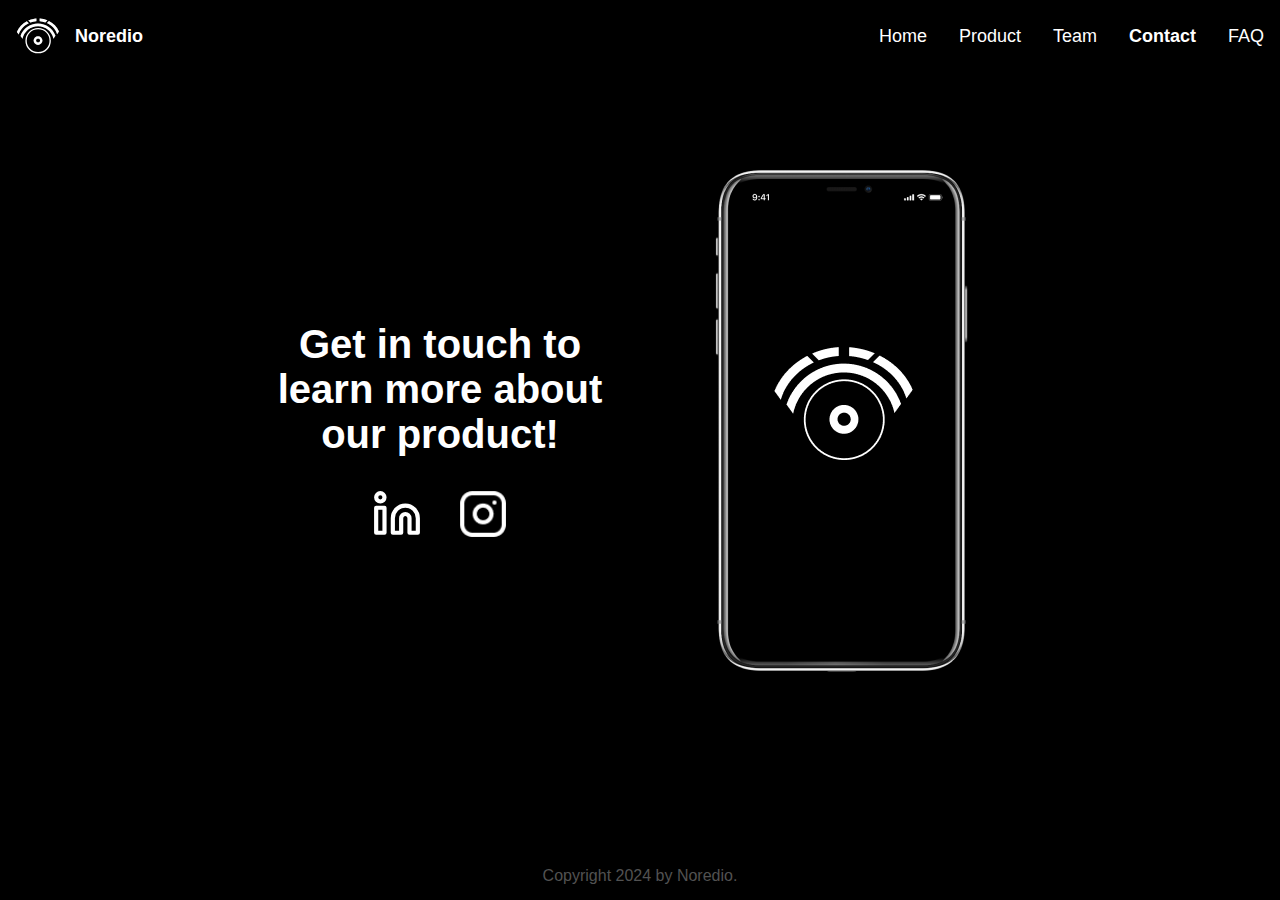
<file: contact.html>
<!DOCTYPE html>
<html lang="en">
   <head>
      <title>Noredio: Contact</title>
      <link rel="stylesheet" href="style.css">
      <meta name="viewport" content="width=device-width, initial-scale=1.0">
   </head> 
   
   <body>  
      
      <div id="page-container">

         <header id="header">
            <img id="header-logo" src="images/noredio_logo.svg" alt="Noredio logo">
            <a id="Noredio" href="index.html">Noredio</a>
            <nav>
               <a class="other-page" href="index.html">Home</a>
               <a class="other-page" href="product.html">Product</a>
               <a class="other-page" href="team.html">Team</a>
               <a id="current-page" href="contact.html">Contact</a>
               <a class="other-page" href="faq.html">FAQ</a>
            </nav>
   
         </header>

         <main>
            <div id="content-container">
               <div class="contact-page">
                  <div class="contact-one">
                     <div>
                        <h1 id="title">
                           Get in touch to learn more about our product!
                        </h1>
                     </div>
                     <div>
                        <!-- linkedin -->
                        <a href="https://www.linkedin.com/company/noredio/">
                           <img src="/images/linkedin.svg" alt="Noredio LinkedIn" width="50px" height="50px">
                        </a>
                        <!-- Instagram -->
                        <a href="https://www.instagram.com/noredio.app?utm_source=ig_web_button_share_sheet&igsh=ZDNlZDc0MzIxNw==">
                           <img src="/images/instagram.png" alt="Noredio Instagram" width="50px" height="50px">
                        </a>
                     </div>
                  </div>
                  <div class="contact-two">
                     <!-- image -->
                     <img src="images/contact_img.png" alt="Contact">
                  </div>
               </div>
            </div>
            
            </div>
         </main>

         <footer>
            Copyright 2024 by Noredio.
         </footer>
         
      </div>
      
   </body>

</html>
</file>
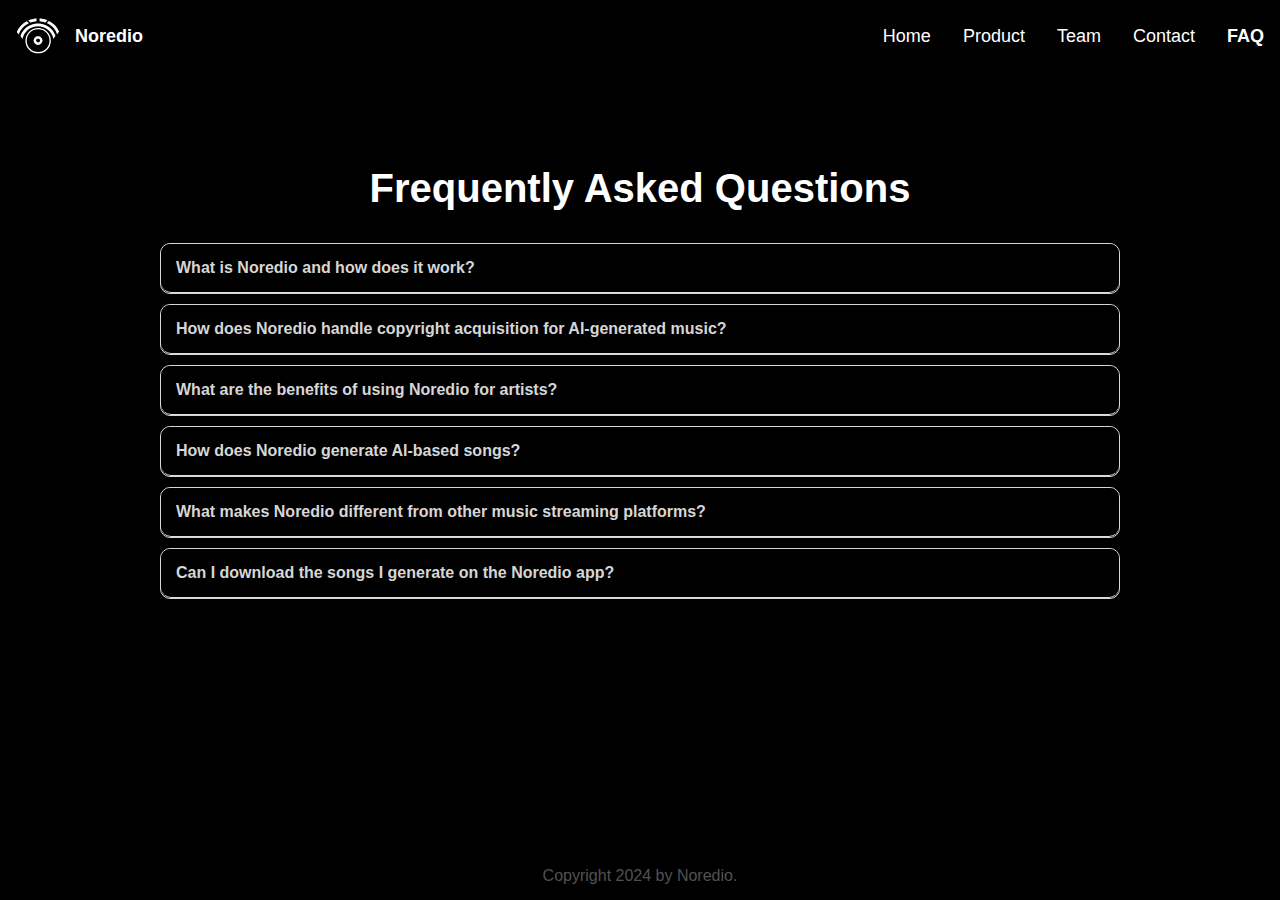
<file: faq.html>
<!DOCTYPE html>
<html lang="en">
   <head>
      <title>Noredio: FAQ</title>
      <link rel="stylesheet" href="style.css">
      <meta name="viewport" content="width=device-width, initial-scale=1.0">
   </head> 
   
   <body>  
      
      <div id="page-container">

         <header id="header">
            <img id="header-logo" src="images/noredio_logo.svg" alt="Noredio logo">
            <a id="Noredio" href="index.html">Noredio</a>
            <nav>
               <a class="other-page" href="index.html">Home</a>
               <a class="other-page" href="product.html">Product</a>
               <a class="other-page" href="team.html">Team</a>
               <a class="other-page" href="contact.html">Contact</a>
               <a id="current-page" href="faq.html">FAQ</a>
            </nav>
   
         </header>

         <main>
            <div id="content-container">

               <h1 id="title">
                  Frequently Asked Questions
               </h1>

              <div class="panel">
                  <div class="question" onclick="toggleAnswer(this)">
                     What is Noredio and how does it work?
                  </div>
                  <div class="answer">
                     Noredio is a music streaming and distribution platform that focuses on AI-generated songs. 
                     Our platform allows users to generate personalized AI songs based on their preferences, 
                     and we ensure that the artists receive credit and revenue from the use of their content. 
                     Listeners can also purchase copyrights directly through the app, enabling them to use and 
                     share the music freely on other platforms.
                  </div>
              </div>

              <div class="panel">
                  <div class="question" onclick="toggleAnswer(this)">
                     How does Noredio handle copyright acquisition for AI-generated music?
                  </div>
                  <div class="answer">
                     Noredio simplifies the process of copyright acquisition by allowing users to purchase the 
                     copyrights for AI-generated songs directly within the app. 
                     This makes it easy for listeners to legally download and share music on various platforms,
                     while ensuring that artists are fairly compensated for their work.
                  </div>
              </div>

              <div class="panel">
                  <div class="question" onclick="toggleAnswer(this)">
                     What are the benefits of using Noredio for artists?
                  </div>
                  <div class="answer">
                     Artists on Noredio benefit from multiple revenue streams, 
                     including a share of the revenue from music streams and downloads, as well as fees for content uploads 
                     that are used to generate the AI songs. This not only provides artists with a new way to monetize their work 
                     but also ensures that they receive proper credit and compensation when their music is used by content creators.
                  </div>
              </div>

              <div class="panel">
                  <div class="question" onclick="toggleAnswer(this)">
                     How does Noredio generate AI-based songs?
                  </div>
                  <div class="answer">
                     Noredio uses advanced AI models trained with content provided by artists. 
                     This technology allows the platform to create personalized songs tailored to each 
                     user’s preferences, making every listening experience unique and engaging.
                  </div>
              </div>

              <div class="panel">
                  <div class="question" onclick="toggleAnswer(this)">
                     What makes Noredio different from other music streaming platforms?
                  </div>
                  <div class="answer">
                     Noredio stands out by focusing on AI-generated music and simplifying the copyright acquisition process. 
                     Unlike traditional platforms, Noredio ensures that artists are fairly compensated for their work while 
                     providing users with the flexibility to use and share music legally across different platforms.
                  </div>
              </div>

              <div class="panel">
                  <div class="question" onclick="toggleAnswer(this)">
                     Can I download the songs I generate on the Noredio app?
                  </div>
                  <div class="answer">
                     Noredio currently does not support song downloads within the app. 
                     However, sit tight as we are working to add this feature in the near future!
                  </div>
               </div>
           </div>

              <script src="script.js"></script>
            
            
         </main>

         <footer>
            Copyright 2024 by Noredio.
         </footer>
         
      </div>
      
   </body>

</html>
</file>
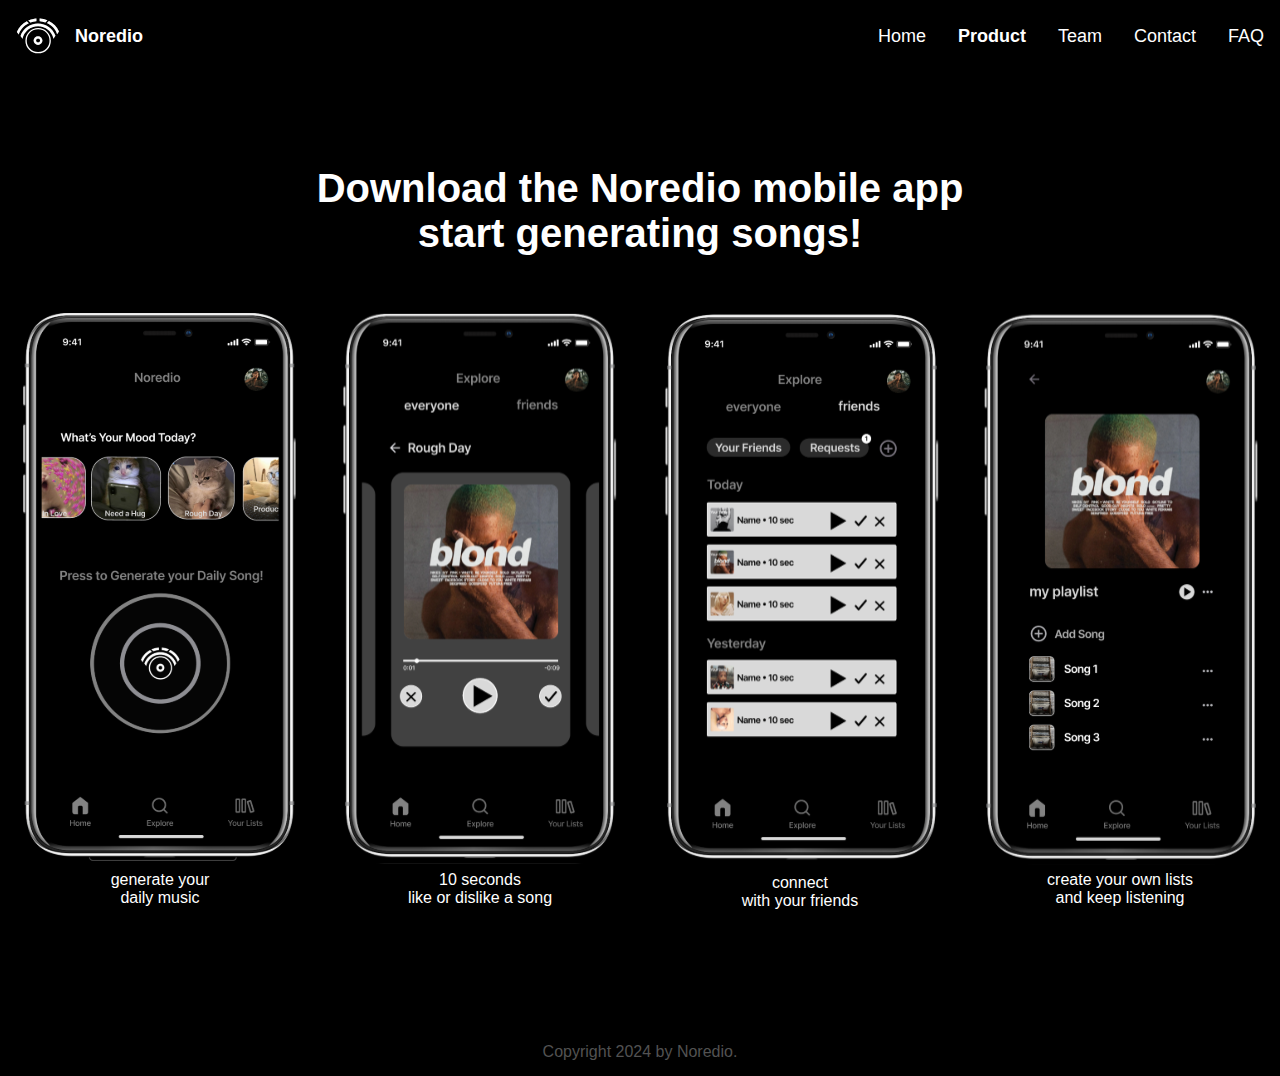
<file: product.html>
<!DOCTYPE html>
<html lang="en">
   <head>
      <title>Noredio: Product</title>
      <link rel="stylesheet" href="style.css">
      <meta name="viewport" content="width=device-width, initial-scale=1.0">
   </head> 
   
   <body>  
      
      <div id="page-container">

         <header id="header">
            <img id="header-logo" src="images/noredio_logo.svg" alt="Noredio logo">
            <a id="Noredio" href="index.html">Noredio</a>
            <nav>
               <a class="other-page" href="index.html">Home</a>
               <a id="current-page" href="product.html">Product</a>
               <a class="other-page" href="team.html">Team</a>
               <a class="other-page" href="contact.html">Contact</a>
               <a class="other-page" href="faq.html">FAQ</a>
            </nav>
   
         </header>

         <main>
            <div id="content-container">

               <h1 id="title">
                  Download the Noredio mobile app <br>
                  start generating songs!
               </h1>

               <div id="product-image-container">
                  <div>
                     <img id="product-image" src="images/noredio_product_1.svg" alt="Product image 1">
                     <p id="product-image-caption">generate your <br> daily music</p>
                  </div>
                  <div>
                     <img id="product-image" src="images/noredio_product_2.svg" alt="Product image 2">
                     <p id="product-image-caption">10 seconds <br> like or dislike a song</p>
                  </div>
                  <div>
                     <img id="product-image" src="images/noredio_product_3.svg" alt="Product image 3">
                     <p id="product-image-caption">connect <br> with your friends</p>
                  </div>
                  <div>
                     <img id="product-image" src="images/noredio_product_4.svg" alt="Product image 4">
                     <p id="product-image-caption">create your own lists <br> and keep listening</p>
                  </div>
               </div>
            
            </div>
         </main>

         <footer>
            Copyright 2024 by Noredio.
         </footer>
         
      </div>
      
   </body>

</html>
</file>
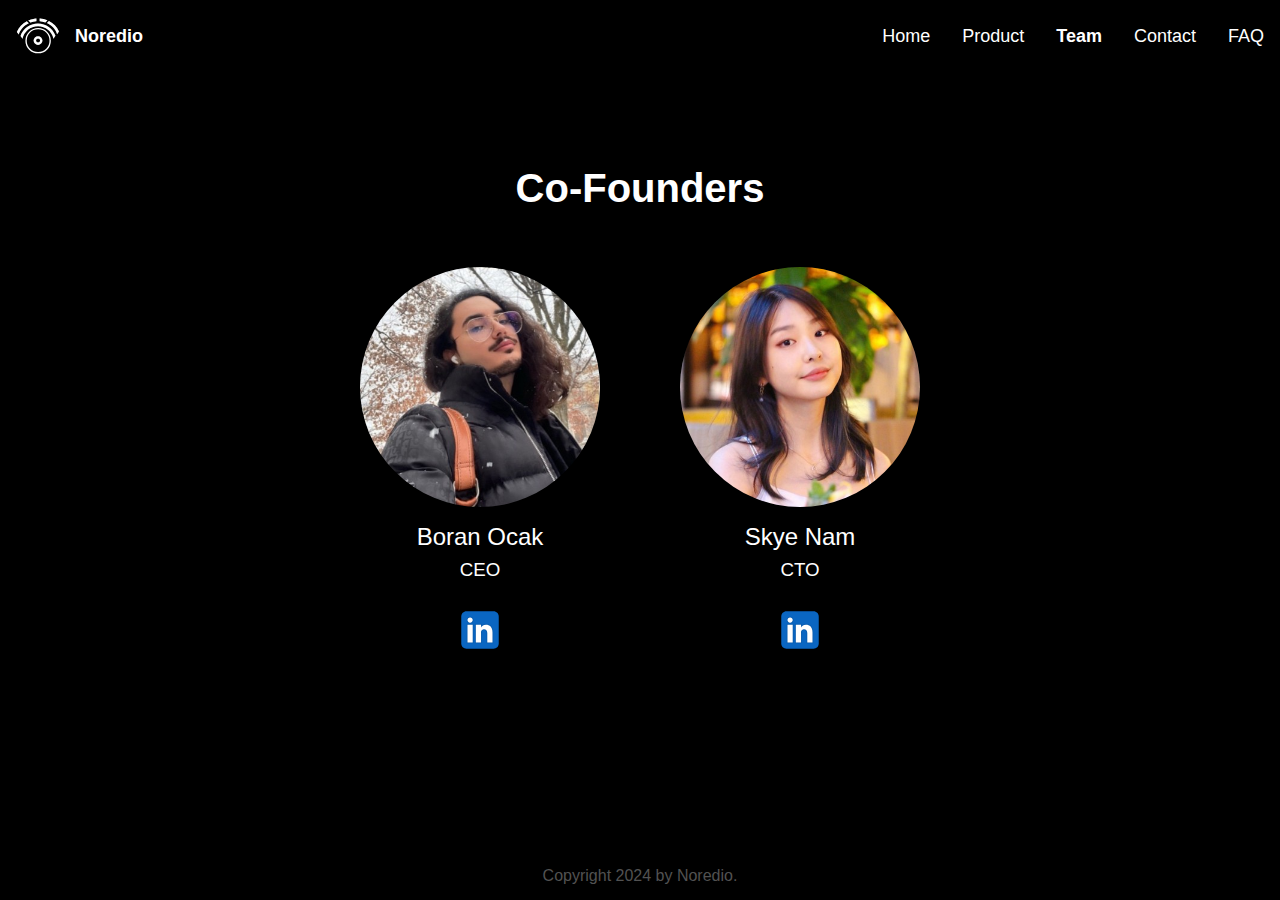
<file: team.html>
<!DOCTYPE html>
<html lang="en">
   <head>
      <title>Noredio: Team</title>
      <link rel="stylesheet" href="style.css">
      <meta name="viewport" content="width=device-width, initial-scale=1.0">
   </head> 
   
   <body>  
      
      <div id="page-container">

         <header id="header">
            <img id="header-logo" src="images/noredio_logo.svg" alt="Noredio logo">
            <a id="Noredio" href="index.html">Noredio</a>
            <nav>
               <a class="other-page" href="index.html">Home</a>
               <a class="other-page" href="product.html">Product</a>
               <a id="current-page" href="team.html">Team</a>
               <a class="other-page" href="contact.html">Contact</a>
               <a class="other-page" href="faq.html">FAQ</a>
            </nav>
   
         </header>

         <main>
            <div id="content-container">

            <h1 id="title">
               Co-Founders
            </h1>

            <div id="co-founders">

               <div id="profile">
                  <img id="profile-image" src="images/boran_ocak.jpeg" alt="Profile image 1">
                  <h2>Boran Ocak</h2>
                  <h3>CEO</h3>
                  <a href="https://www.linkedin.com/in/boranocak/">
                     <img src="/images/icons8-linkedin.svg" alt="Selen Bayram" width="50px" height="50px">
                  </a>
               </div>

               <div id="profile">
                  <img id="profile-image" src="images/skye_nam.jpeg" alt="Profile image 1">
                  <h2>Skye Nam</h2>
                  <h3>CTO</h3>
                  <a href="https://www.linkedin.com/in/dayoung-nam-747240218/">
                     <img src="/images/icons8-linkedin.svg" alt="Selen Bayram" width="50px" height="50px">
                  </a>
               </div>
            </div>
            
            </div>
         </main>

         <footer>
            Copyright 2024 by Noredio.
         </footer>
         
      </div>
      
   </body>

</html>
</file>
<file: style.css>
/* body styling -- generic */

* {
   box-sizing: border-box;
   margin: 0;
   padding: 0;
   font-family: sans-serif;
   background-color: black;
   color: #ffffff;
}

body {
   background-color: black;
   position: relative;
}

/* header styling */

header {
   background-color: black;
   position: absolute;
   top: 0;
   left: 0;
   width: 100%;   /* width of the viewport */
   height: 4.5rem;        
   align-items: center;
   display: flex;
   font-size: 18px;
}

nav {
   display: flex;
   justify-content: flex-end;
   align-items: center;
   width: 100%;
}

div {
   width: 100%;
}

a {
   text-decoration: none;
   margin: 1rem;
   text-align: left;
}

main {
   display: flex;
}

main * {
   vertical-align: middle;
   text-align: center;
}

.other-page {
   color: #ffffff;
}

.other-page:hover {
   color: #d6d6d6;
}

#current-page {
   color: #ffffff;
   font-weight: bold;
}

#Noredio {
   color: #ffffff;
   font-weight: bold;
}

#header-logo {
   margin-left: 1rem;
   height: 50%;
   color: #ffffff;
}

#current-page:hover {
   color: #d6d6d6;
}

#page-container {
   position: relative;
   margin: 0;
   min-height: 100vh;
   width: 100%;
}

#content-container {
   margin-top: 150px;  /* height of header (4.5rem) */
   margin-bottom: 150px; /* height of footer (3rem) */
   width: 100%;
   display: flex;
   flex-direction: column;
   justify-content: center;
   align-items: center;
}

#product-image-container {
   display: flex;
   justify-content: center;
   align-items: center;
   margin: 1rem;
}

#product-image {
   height: 90%;
   padding: 0.4rem;
}

footer{
   position: absolute;
   left: 0;
   bottom: 0;
   width: 100%;
   height: 3rem;
   background-color: black;
   color: #525252;
   display: flex;
   justify-content: center; /* align items horizontally */
   align-items: center; /* align items vertically */
}

#title {
   font-size: 2.5rem;
   color: #ffffff;
   margin: 1rem;
   margin-bottom: 2rem;
}

#co-founders {
   display: flex;
   flex-direction: row;
   align-items: center;
   justify-content: center;
   margin: 1rem;
}

#profile {
   display: flex;
   flex-direction: column;
   justify-content: center;
   align-items: center;
   width: 25%;
}

#profile-image {
   margin: 0.5rem;
   display: inline;
   height: 75%;
   width: 75%;
   /* make the image round */
   border-radius: 50%;
   border-color: white;
}

h2 {
   margin: 0.5rem;
   font-weight: 400;
}

h3 {
   margin-bottom: 0.5rem;
   font-weight: 200;
}

.panel {
   width: 75%;
   background-color: black;
   border: 1px solid #d6d6d6;
   border-radius: 10px;
   margin-bottom: 10px;
   box-shadow: 0 2px 4px rgba(0, 0, 0, 0.1);
}

.question {
   border-radius: 10px;
   text-align: left;
   color: #d6d6d6;
   padding: 15px;
   cursor: pointer;
   font-weight: bold;
   background-color: black;
   border-bottom: 1px solid #ddd;
}

.question:hover {
   background-color: #d6d6d6;
   color: black;
}

.answer {
   border-radius: 10px;
   text-align: left;
   display: none; /* Hidden by default */
   padding: 15px;
   color: #d6d6d6;
}

.catalogue {
   display: flex;
   justify-content: center;
   position: relative;
   width: 100%;
   /* width: 600px; */
   /* height: 300px; */
   perspective: 1000px;
}

.music-item {
   position: absolute;
   width: 200px;
   height: 300px;
   transition: transform 0.5s ease, opacity 0.5s ease;
   text-align: center;
   background-color: #d6d6d6;
   border-radius: 10px;
   box-shadow: 0 4px 6px rgba(0, 0, 0, 0.1);
   overflow: hidden;
   opacity: 0;
}

.music-item img {
   width: 90%;
   margin-top: 10px;
   border-radius: 10px;
   background-color: transparent;
}

.music-item h3 {
   /* font-family: Cambria, Cochin, Georgia, Times, 'Times New Roman', sans-serif;
   margin: 15px 0;
   font-size: 18px;
   color: black;
   background-color: white; */
   display: none;
}

.progress-container {
   display: flex;
   align-items: center;
   justify-content: space-between;
   margin-top: 10px;
   width: 100%;
   background-color: transparent;
}

/* .time-passed, .time-remaining {
   font-family: 'Roboto', sans-serif;
   font-size: 14px;
   color: black;
   background-color: #d6d6d6;
   width: 40px; 
   text-align: center;
} */

.progress-bar {
   -webkit-appearance: none; /* Remove default styling for WebKit browsers */
   appearance: none; /* Remove default styling for other browsers */
   background-color: #000000; /* Black background */
   height: 4px; /* Height of the progress bar */
   border-radius: 4px; /* Rounded corners */
   flex-grow: 1;
   margin: 0 15px; 
}
/* Style for WebKit browsers */
.progress-bar::-webkit-slider-thumb {
   -webkit-appearance: none; /* Remove default styling */
   appearance: none; /* Remove default styling */
   width: 10px; /* Width of the thumb */
   height: 10px; /* Height of the thumb */
   background-color: #000000; /* Color of the thumb */
   border-radius: 50%; /* Make it round */
   cursor: pointer; /* Pointer cursor on hover */
}

.music-item.left {
   transform: translateX(-220px) scale(0.8);
   opacity: 0.5;
}

.music-item.center {
   transform: translateX(0) scale(1);
   opacity: 1;
   z-index: 10;
}

.music-item.right {
   transform: translateX(220px) scale(0.8);
   opacity: 0.5;
}

.controls {
   /* margin-top: 20px; */
   background-color: transparent;
   display: flex;
   justify-content: center;
   align-items: center;
   margin-top: 20px;
}

.play-pause-btn, .prev-btn, .next-btn {
   background: none;
   border: none;
   cursor: pointer;
   margin: 0 10px;
}

.play-pause-btn img, .prev-btn img, .next-btn img {
   width: 48px;
   height: 48px;
   background-color: transparent;
}

.prev-btn, .next-btn {
   margin-bottom: 5px;
   font-size: 36px;
   color: black;
}

.contact-page {
   display: flex;
   flex-direction: row;
   align-items: center;
   justify-content: center;
   margin: 1rem;
}

.contact-one {
   margin-left: 15rem;
}

.contact-two {
   margin-right: 15rem;
}

.subtext {
   color: #d6d6d6;
   margin-top: 21rem;
}
</file>
